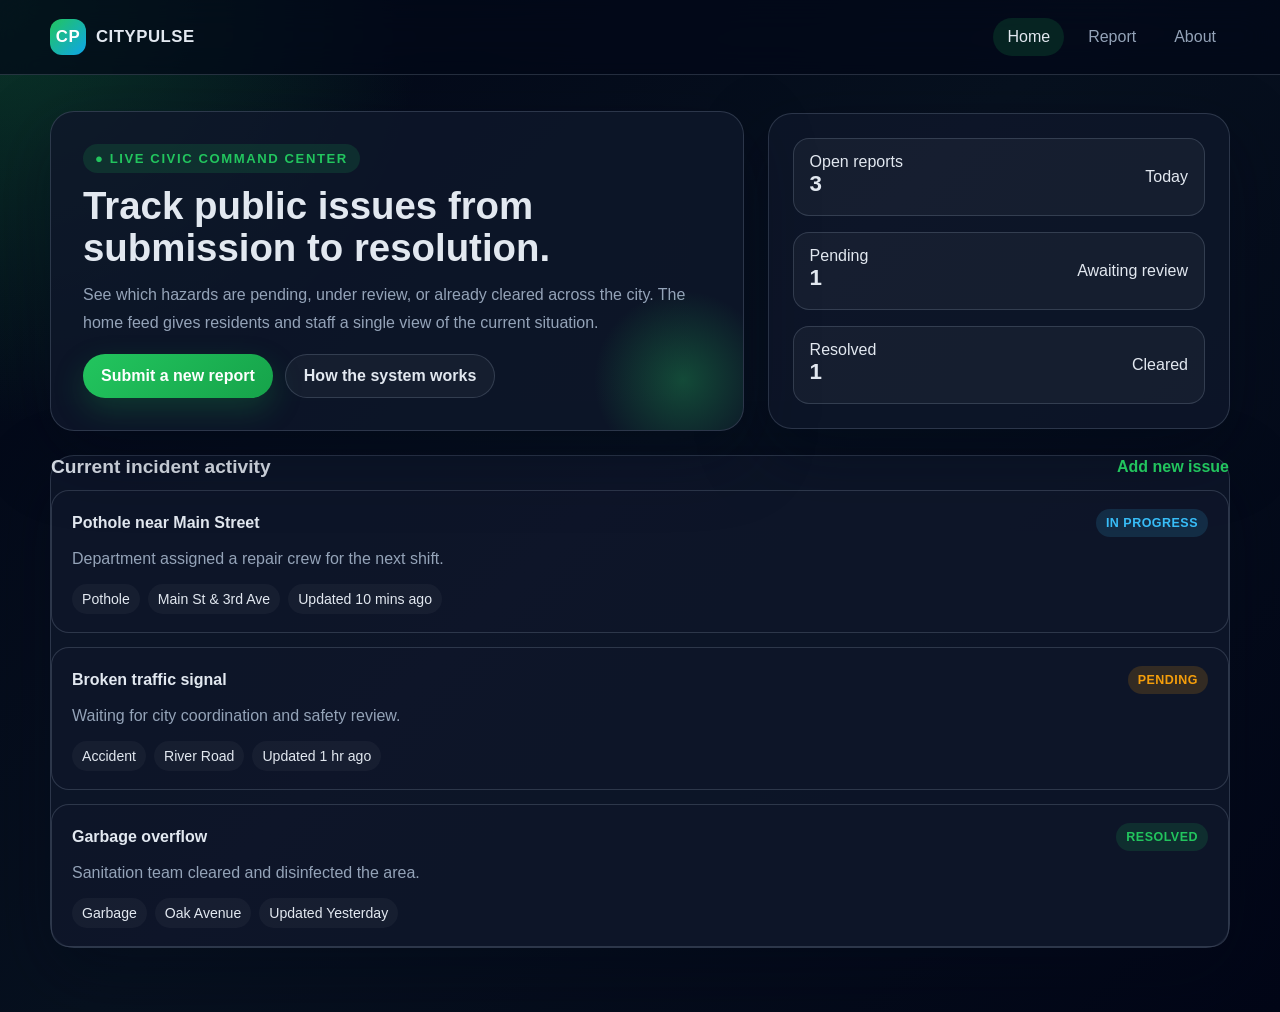
<file: frontend/index.html>
<!DOCTYPE html>
<html lang="en">
  <head>
    <meta charset="UTF-8" />
    <meta http-equiv="refresh" content="0; url=home.html" />
    <title>CityPulse</title>
  </head>
  <body>
    Redirecting to <a href="home.html">the home page</a>.
  </body>
</html>
</file>
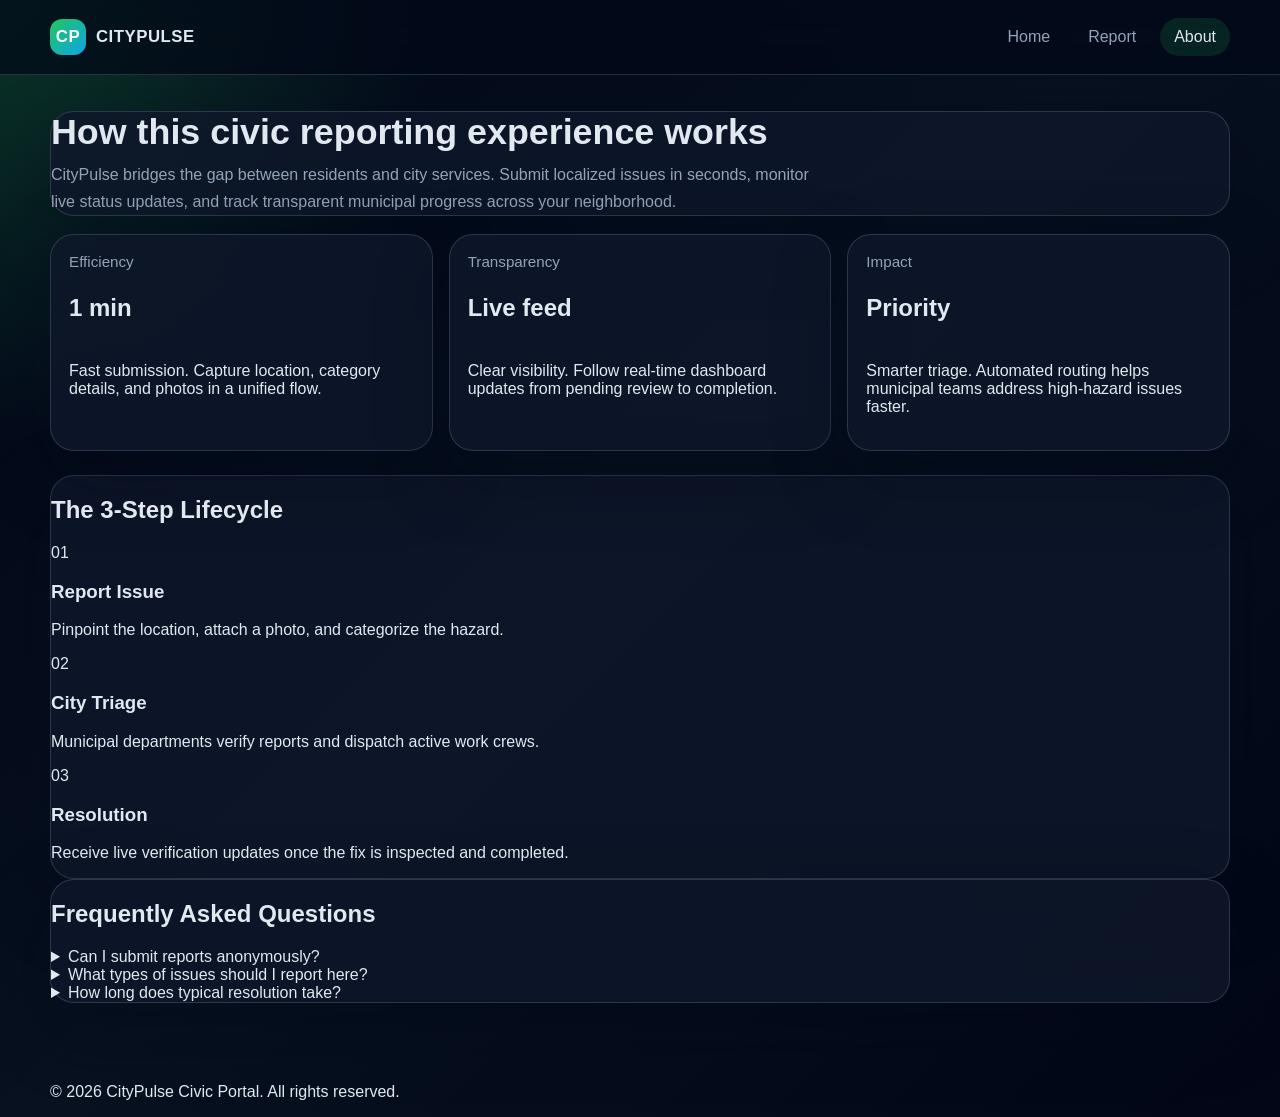
<file: frontend/about.html>
<!DOCTYPE html>
<html lang="en">
  <head>
    <meta charset="UTF-8" />
    <meta name="viewport" content="width=device-width, initial-scale=1.0" />
    <meta name="description" content="Learn how CityPulse streamlines civic issue reporting and tracks municipal resolutions in real time." />
    <title>CityPulse | About</title>
    <link rel="stylesheet" href="styles.css" />
  </head>
  <body>
    <!-- Navigation Header -->
    <header class="topbar">
      <div class="shell nav">
        <a class="brand" href="home.html" aria-label="CityPulse Homepage">
          <span class="brand-mark" aria-hidden="true">CP</span>
          <span class="brand-name">CityPulse</span>
        </a>
        <nav class="nav-links" aria-label="Primary Navigation">
          <a href="home.html">Home</a>
          <a href="report.html">Report</a>
          <a href="about.html" class="active" aria-current="page">About</a>
        </nav>
      </div>
    </header>

    <!-- Main Content -->
    <main class="shell">
      <!-- Overview Section -->
      <section class="panel page-heading" aria-labelledby="main-heading">
        <h1 id="main-heading">How this civic reporting experience works</h1>
        <p class="subtitle">
          CityPulse bridges the gap between residents and city services. Submit localized issues in seconds, monitor live status updates, and track transparent municipal progress across your neighborhood.
        </p>
      </section>

      <!-- Key Value Highlights -->
      <section class="stats-grid" aria-label="Platform Highlights">
        <article class="panel stat-card">
          <span class="stat-badge">Efficiency</span>
          <h2 class="stat-value">1 min</h2>
          <p class="stat-desc">Fast submission. Capture location, category details, and photos in a unified flow.</p>
        </article>

        <article class="panel stat-card">
          <span class="stat-badge">Transparency</span>
          <h2 class="stat-value">Live feed</h2>
          <p class="stat-desc">Clear visibility. Follow real-time dashboard updates from pending review to completion.</p>
        </article>

        <article class="panel stat-card">
          <span class="stat-badge">Impact</span>
          <h2 class="stat-value">Priority</h2>
          <p class="stat-desc">Smarter triage. Automated routing helps municipal teams address high-hazard issues faster.</p>
        </article>
      </section>

      <!-- Process Workflow Timeline -->
      <section class="panel workflow-section" aria-labelledby="workflow-heading">
        <h2 id="workflow-heading">The 3-Step Lifecycle</h2>
        <div class="workflow-steps">
          <div class="step-card">
            <span class="step-number">01</span>
            <h3>Report Issue</h3>
            <p>Pinpoint the location, attach a photo, and categorize the hazard.</p>
          </div>
          <div class="step-card">
            <span class="step-number">02</span>
            <h3>City Triage</h3>
            <p>Municipal departments verify reports and dispatch active work crews.</p>
          </div>
          <div class="step-card">
            <span class="step-number">03</span>
            <h3>Resolution</h3>
            <p>Receive live verification updates once the fix is inspected and completed.</p>
          </div>
        </div>
      </section>

      <!-- Interactive FAQ Section -->
      <section class="panel faq-section" aria-labelledby="faq-heading">
        <h2 id="faq-heading">Frequently Asked Questions</h2>
        
        <details class="faq-item">
          <summary>Can I submit reports anonymously?</summary>
          <p>Yes. You can opt out of contact sharing while still tracking the progress of your submitted ticket through its unique ID.</p>
        </details>

        <details class="faq-item">
          <summary>What types of issues should I report here?</summary>
          <p>CityPulse is designed for non-emergency issues like potholes, broken streetlights, graffiti, illegal dumping, and damaged sidewalks. For immediate emergencies, please contact 911 or local emergency lines.</p>
        </details>

        <details class="faq-item">
          <summary>How long does typical resolution take?</summary>
          <p>Resolution windows vary by hazard severity and department availability. Average non-critical issues are acknowledged within 24 hours.</p>
        </details>
      </section>
    </main>

    <!-- Footer -->
    <footer class="footer">
      <div class="shell footer-inner">
        <p>&copy; 2026 CityPulse Civic Portal. All rights reserved.</p>
      </div>
    </footer>

    <script src="app.js"></script>
  </body>
</html>
</file>
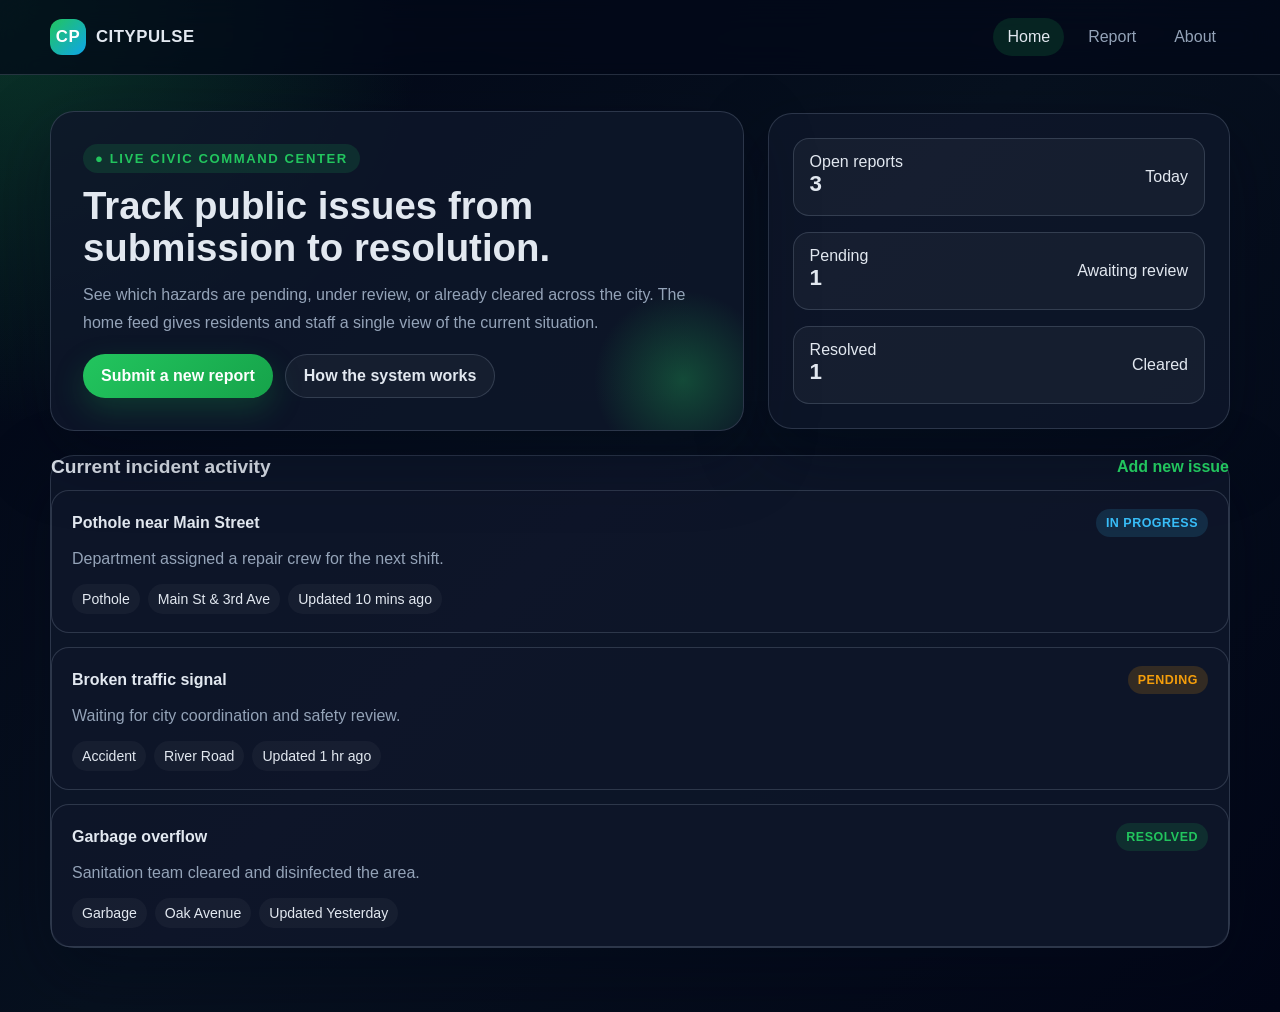
<file: frontend/home.html>
<!DOCTYPE html>
<html lang="en">
  <head>
    <meta charset="UTF-8" />
    <meta name="viewport" content="width=device-width, initial-scale=1.0" />
    <title>CityPulse | Home</title>
    <link rel="stylesheet" href="styles.css" />
  </head>
  <body>
    <header class="topbar">
      <div class="shell nav">
        <a class="brand" href="home.html">
          <span class="brand-mark">CP</span>
          <span>CityPulse</span>
        </a>
        <nav class="nav-links">
          <a href="home.html" class="active">Home</a>
          <a href="report.html">Report</a>
          <a href="about.html">About</a>
        </nav>
      </div>
    </header>

    <main class="shell">
      <section class="hero">
        <div class="panel hero-copy">
          <div class="eyebrow">● Live civic command center</div>
          <h1>Track public issues from submission to resolution.</h1>
          <p>See which hazards are pending, under review, or already cleared across the city. The home feed gives residents and staff a single view of the current situation.</p>
          <div class="hero-actions">
            <a class="btn btn-primary" href="report.html">Submit a new report</a>
            <a class="btn btn-secondary" href="about.html">How the system works</a>
          </div>
        </div>
        <div class="panel hero-card">
          <div class="stat-pill"><div><span>Open reports</span><strong id="totalCount">0</strong></div><span>Today</span></div>
          <div class="stat-pill"><div><span>Pending</span><strong id="pendingCount">0</strong></div><span>Awaiting review</span></div>
          <div class="stat-pill"><div><span>Resolved</span><strong id="resolvedCount">0</strong></div><span>Cleared</span></div>
        </div>
      </section>

      <section class="panel">
        <div class="section-header">
          <h2>Current incident activity</h2>
          <a href="report.html">Add new issue</a>
        </div>
        <div id="issueList" class="issue-grid"></div>
      </section>
    </main>

    <script src="app.js"></script>
  </body>
</html>
</file>
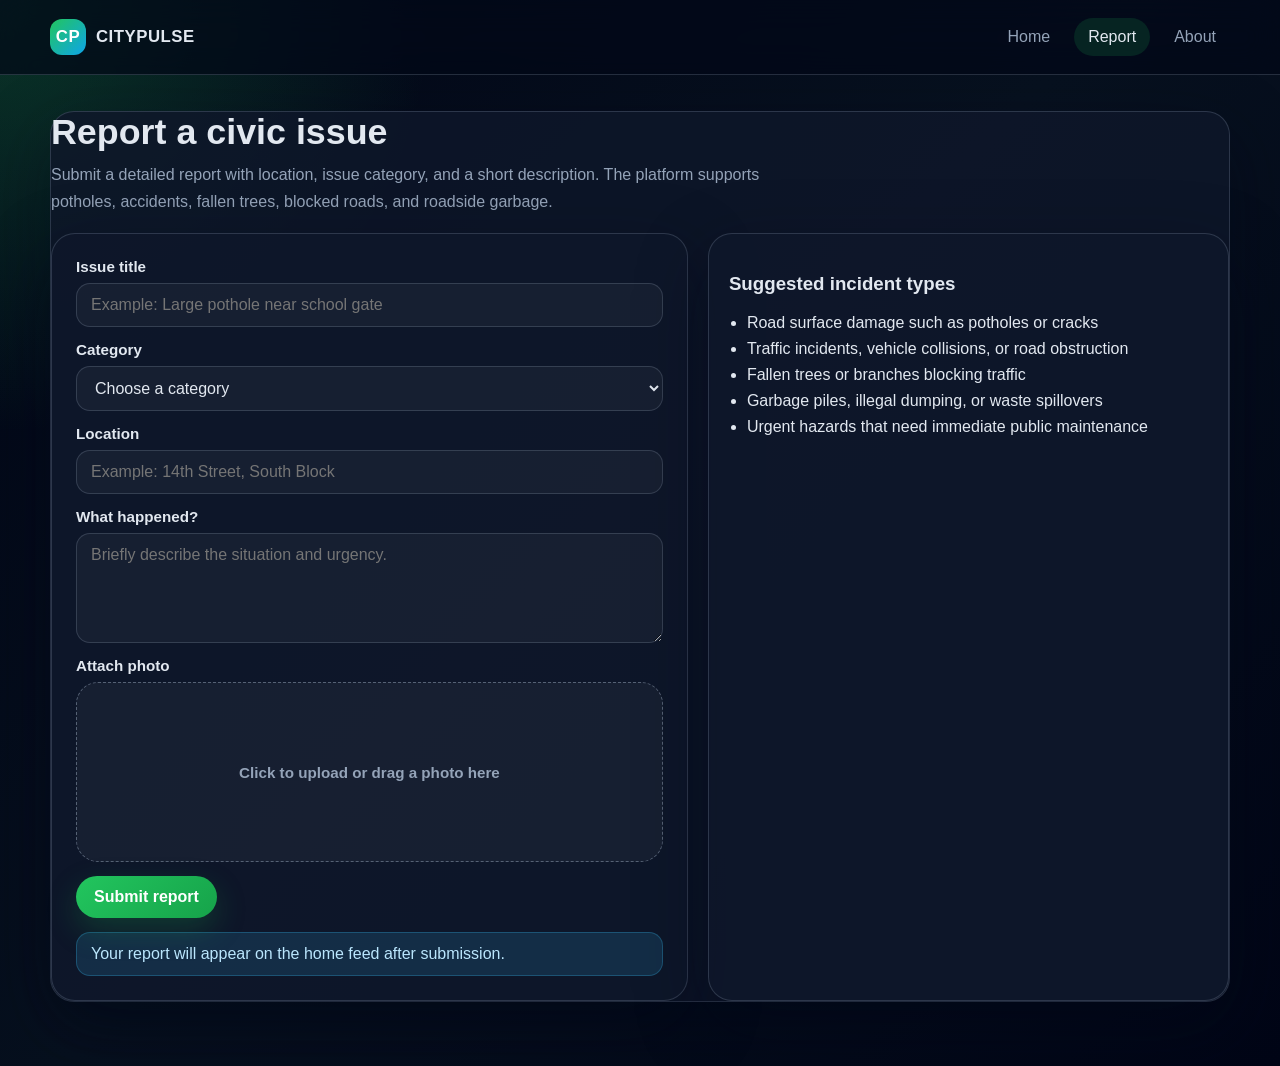
<file: frontend/report.html>
<!DOCTYPE html>
<html lang="en">
  <head>
    <meta charset="UTF-8" />
    <meta name="viewport" content="width=device-width, initial-scale=1.0" />
    <title>CityPulse | Report</title>
    <link rel="stylesheet" href="styles.css" />
  </head>
  <body>
    <header class="topbar">
      <div class="shell nav">
        <a class="brand" href="home.html">
          <span class="brand-mark">CP</span>
          <span>CityPulse</span>
        </a>
        <nav class="nav-links">
          <a href="home.html">Home</a>
          <a href="report.html" class="active">Report</a>
          <a href="about.html">About</a>
        </nav>
      </div>
    </header>

    <main class="shell">
      <section class="panel">
        <div class="page-heading">
          <h1>Report a civic issue</h1>
          <p>Submit a detailed report with location, issue category, and a short description. The platform supports potholes, accidents, fallen trees, blocked roads, and roadside garbage.</p>
        </div>
        <div class="form-grid">
          <div class="panel form-panel">
            <form id="reportForm">
              <div class="field">
                <label for="title">Issue title</label>
                <input id="title" name="title" type="text" placeholder="Example: Large pothole near school gate" required />
              </div>
              <div class="field">
                <label for="category">Category</label>
                <select id="category" name="category" required>
                  <option value="">Choose a category</option>
                  <option>Pothole</option>
                  <option>Accident</option>
                  <option>Tree on road</option>
                  <option>Garbage</option>
                  <option>Blocked road</option>
                  <option>Other</option>
                </select>
              </div>
              <div class="field">
                <label for="location">Location</label>
                <input id="location" name="location" type="text" placeholder="Example: 14th Street, South Block" required />
              </div>
              <div class="field">
                <label for="detail">What happened?</label>
                <textarea id="detail" name="detail" placeholder="Briefly describe the situation and urgency." required></textarea>
              </div>
              <div class="field">
                <label for="uploadInput">Attach photo</label>
                <label class="dropzone" id="dropzone">
                  <input id="uploadInput" name="upload" type="file" accept="image/*" />
                  <span>Click to upload or drag a photo here</span>
                </label>
                <img id="preview" class="preview" alt="Selected preview" />
              </div>
              <button class="btn btn-primary" type="submit">Submit report</button>
              <div id="status" class="status info">Your report will appear on the home feed after submission.</div>
            </form>
          </div>
          <div class="panel list-card">
            <h3>Suggested incident types</h3>
            <ul>
              <li>Road surface damage such as potholes or cracks</li>
              <li>Traffic incidents, vehicle collisions, or road obstruction</li>
              <li>Fallen trees or branches blocking traffic</li>
              <li>Garbage piles, illegal dumping, or waste spillovers</li>
              <li>Urgent hazards that need immediate public maintenance</li>
            </ul>
          </div>
        </div>
      </section>
    </main>

    <script src="app.js"></script>
  </body>
</html>
</file>
<file: frontend/styles.css>
:root {
  color-scheme: dark;
  --bg: #07111f;
  --panel: rgba(15, 23, 42, 0.84);
  --panel-2: rgba(15, 23, 42, 0.6);
  --line: rgba(148, 163, 184, 0.24);
  --text: #e2e8f0;
  --muted: #94a3b8;
  --accent: #22c55e;
  --accent-strong: #16a34a;
  --accent-soft: rgba(34, 197, 94, 0.14);
  --warn: #f59e0b;
  --danger: #ef4444;
  --shadow: 0 24px 70px rgba(2, 8, 23, 0.38);
}

* { box-sizing: border-box; }
body {
  margin: 0;
  font-family: Inter, -apple-system, BlinkMacSystemFont, "Segoe UI", sans-serif;
  color: var(--text);
  background:
    radial-gradient(circle at top left, rgba(34, 197, 94, 0.25), transparent 26%),
    linear-gradient(135deg, #020617 0%, #07111f 48%, #020617 100%);
  min-height: 100vh;
}

img { max-width: 100%; display: block; }
a { color: inherit; text-decoration: none; }
button, input, select, textarea { font: inherit; }

.shell {
  width: min(1180px, calc(100% - 32px));
  margin: 0 auto;
}

.topbar {
  position: sticky;
  top: 0;
  z-index: 10;
  backdrop-filter: blur(16px);
  background: rgba(2, 8, 23, 0.7);
  border-bottom: 1px solid var(--line);
}

.nav {
  display: flex;
  align-items: center;
  justify-content: space-between;
  padding: 18px 0;
}

.brand {
  display: inline-flex;
  align-items: center;
  gap: 10px;
  font-size: 1.05rem;
  font-weight: 700;
  letter-spacing: 0.03em;
  text-transform: uppercase;
}

.brand-mark {
  display: grid;
  place-items: center;
  width: 36px;
  height: 36px;
  border-radius: 12px;
  background: linear-gradient(135deg, var(--accent), #0ea5e9);
  color: white;
  font-weight: 800;
}

.nav-links {
  display: flex;
  gap: 10px;
  flex-wrap: wrap;
}

.nav-links a {
  color: var(--muted);
  padding: 10px 14px;
  border-radius: 999px;
  transition: background 160ms ease, color 160ms ease;
}

.nav-links a:hover,
.nav-links a.active {
  color: var(--text);
  background: var(--accent-soft);
}

main {
  padding: 36px 0 64px;
}

.hero {
  display: grid;
  grid-template-columns: 1.2fr 0.8fr;
  gap: 24px;
  align-items: center;
  margin-bottom: 24px;
}

.panel {
  background: var(--panel);
  border: 1px solid var(--line);
  border-radius: 24px;
  box-shadow: var(--shadow);
}

.hero-copy {
  padding: 32px;
  position: relative;
  overflow: hidden;
}

.hero-copy::after {
  content: "";
  position: absolute;
  inset: auto -30px -40px auto;
  width: 180px;
  height: 180px;
  background: radial-gradient(circle, rgba(34, 197, 94, 0.3), transparent 70%);
  pointer-events: none;
}

.eyebrow {
  display: inline-flex;
  align-items: center;
  gap: 8px;
  margin-bottom: 12px;
  padding: 7px 12px;
  border-radius: 999px;
  color: var(--accent);
  background: var(--accent-soft);
  font-size: 0.82rem;
  font-weight: 700;
  text-transform: uppercase;
  letter-spacing: 0.12em;
}

.hero h1 {
  margin: 0 0 12px;
  font-size: clamp(1.9rem, 3vw, 2.8rem);
  line-height: 1.1;
}

.hero p {
  margin: 0 0 18px;
  color: var(--muted);
  line-height: 1.7;
  max-width: 650px;
}

.hero-actions {
  display: flex;
  gap: 12px;
  flex-wrap: wrap;
  margin-top: 18px;
}

.btn {
  display: inline-flex;
  align-items: center;
  justify-content: center;
  gap: 8px;
  border: 0;
  border-radius: 999px;
  padding: 12px 18px;
  font-weight: 700;
  cursor: pointer;
  transition: transform 160ms ease, box-shadow 160ms ease;
}

.btn:hover { transform: translateY(-1px); }

.btn-primary {
  background: linear-gradient(135deg, var(--accent), var(--accent-strong));
  color: white;
  box-shadow: 0 12px 30px rgba(22, 163, 74, 0.25);
}

.btn-secondary {
  border: 1px solid var(--line);
  background: rgba(255,255,255,0.04);
  color: var(--text);
}

.hero-card {
  padding: 24px;
  display: grid;
  gap: 16px;
}

.hero-card .stat-pill {
  display: flex;
  justify-content: space-between;
  align-items: center;
  padding: 14px 16px;
  border-radius: 16px;
  background: rgba(255,255,255,0.04);
  border: 1px solid var(--line);
}

.hero-card .stat-pill strong {
  display: block;
  font-size: 1.4rem;
  margin-bottom: 4px;
}

.stats-grid {
  display: grid;
  grid-template-columns: repeat(3, minmax(0, 1fr));
  gap: 16px;
  margin-bottom: 24px;
}

.stat-card {
  padding: 18px;
  display: flex;
  flex-direction: column;
  gap: 4px;
}

.stat-card span {
  color: var(--muted);
  font-size: 0.95rem;
}

.stat-card strong {
  font-size: 1.45rem;
}

.section-header {
  display: flex;
  align-items: center;
  justify-content: space-between;
  margin-bottom: 12px;
}

.section-header h2 {
  margin: 0;
  font-size: 1.2rem;
}

.section-header a {
  color: var(--accent);
  font-weight: 700;
}

.issue-grid {
  display: grid;
  gap: 14px;
}

.issue-card {
  padding: 18px 20px;
  border-radius: 18px;
  border: 1px solid var(--line);
  background: var(--panel-2);
}

.issue-top {
  display: flex;
  justify-content: space-between;
  align-items: center;
  gap: 12px;
  margin-bottom: 8px;
}

.issue-top h3 {
  margin: 0;
  font-size: 1rem;
}

.badge {
  display: inline-flex;
  align-items: center;
  gap: 8px;
  padding: 7px 10px;
  border-radius: 999px;
  font-size: 0.78rem;
  font-weight: 700;
  letter-spacing: 0.04em;
  text-transform: uppercase;
}

.badge.pending { color: var(--warn); background: rgba(245, 158, 11, 0.16); }
.badge.in-progress { color: #38bdf8; background: rgba(56, 189, 248, 0.14); }
.badge.resolved { color: var(--accent); background: rgba(34, 197, 94, 0.14); }

.issue-card p,
.issue-card li {
  color: var(--muted);
  line-height: 1.7;
  margin: 0;
}

.meta-row {
  display: flex;
  flex-wrap: wrap;
  gap: 8px;
  margin-top: 12px;
}

.meta-item {
  padding: 7px 10px;
  border-radius: 999px;
  background: rgba(255,255,255,0.04);
  color: var(--text);
  font-size: 0.88rem;
}

.page-heading {
  margin-bottom: 18px;
}

.page-heading h1 {
  margin: 0 0 8px;
  font-size: clamp(1.7rem, 2.8vw, 2.3rem);
}

.page-heading p {
  margin: 0;
  color: var(--muted);
  max-width: 760px;
  line-height: 1.7;
}

.form-grid {
  display: grid;
  grid-template-columns: 1.1fr 0.9fr;
  gap: 20px;
}

.form-panel {
  padding: 24px;
}

.field { display: grid; gap: 8px; margin-bottom: 14px; }

.field label { font-size: 0.95rem; font-weight: 600; }

.field input,
.field select,
.field textarea {
  width: 100%;
  border: 1px solid var(--line);
  border-radius: 14px;
  background: rgba(255,255,255,0.04);
  color: var(--text);
  padding: 12px 14px;
  outline: none;
}

.field textarea { min-height: 110px; resize: vertical; }

.dropzone {
  display: grid;
  place-items: center;
  min-height: 180px;
  border: 1.2px dashed rgba(148,163,184,0.5);
  border-radius: 22px;
  background: rgba(255,255,255,0.04);
  padding: 20px;
  text-align: center;
  color: var(--muted);
  cursor: pointer;
  transition: border-color 160ms ease, transform 160ms ease;
}

.dropzone:hover,
.dropzone.drag-over {
  border-color: var(--accent);
  transform: translateY(-1px);
}

.dropzone input { display: none; }

.preview { display: none; border-radius: 16px; max-height: 180px; margin-top: 10px; object-fit: cover; }

.status {
  margin-top: 14px;
  border-radius: 14px;
  padding: 12px 14px;
  display: none;
  border: 1px solid transparent;
}

.status.info { display: block; background: rgba(56, 189, 248, 0.14); color: #bae6fd; border-color: rgba(56, 189, 248, 0.26); }
.status.success { display: block; background: rgba(34,197,94,0.14); color: #bbf7d0; border-color: rgba(34,197,94,0.24); }
.status.error { display: block; background: rgba(239,68,68,0.16); color: #fecaca; border-color: rgba(239,68,68,0.24); }

.list-card {
  padding: 20px;
}

.list-card ul { margin: 0; padding-left: 18px; display: grid; gap: 8px; }

@media (max-width: 900px) {
  .hero, .form-grid { grid-template-columns: 1fr; }
  .stats-grid { grid-template-columns: 1fr; }
}

@media (max-width: 640px) {
  .nav { flex-direction: column; gap: 10px; }
  .hero-copy, .hero-card, .form-panel, .list-card { padding: 18px; }
  .hero-actions { flex-direction: column; }
  .btn { width: 100%; }
}
</file>
